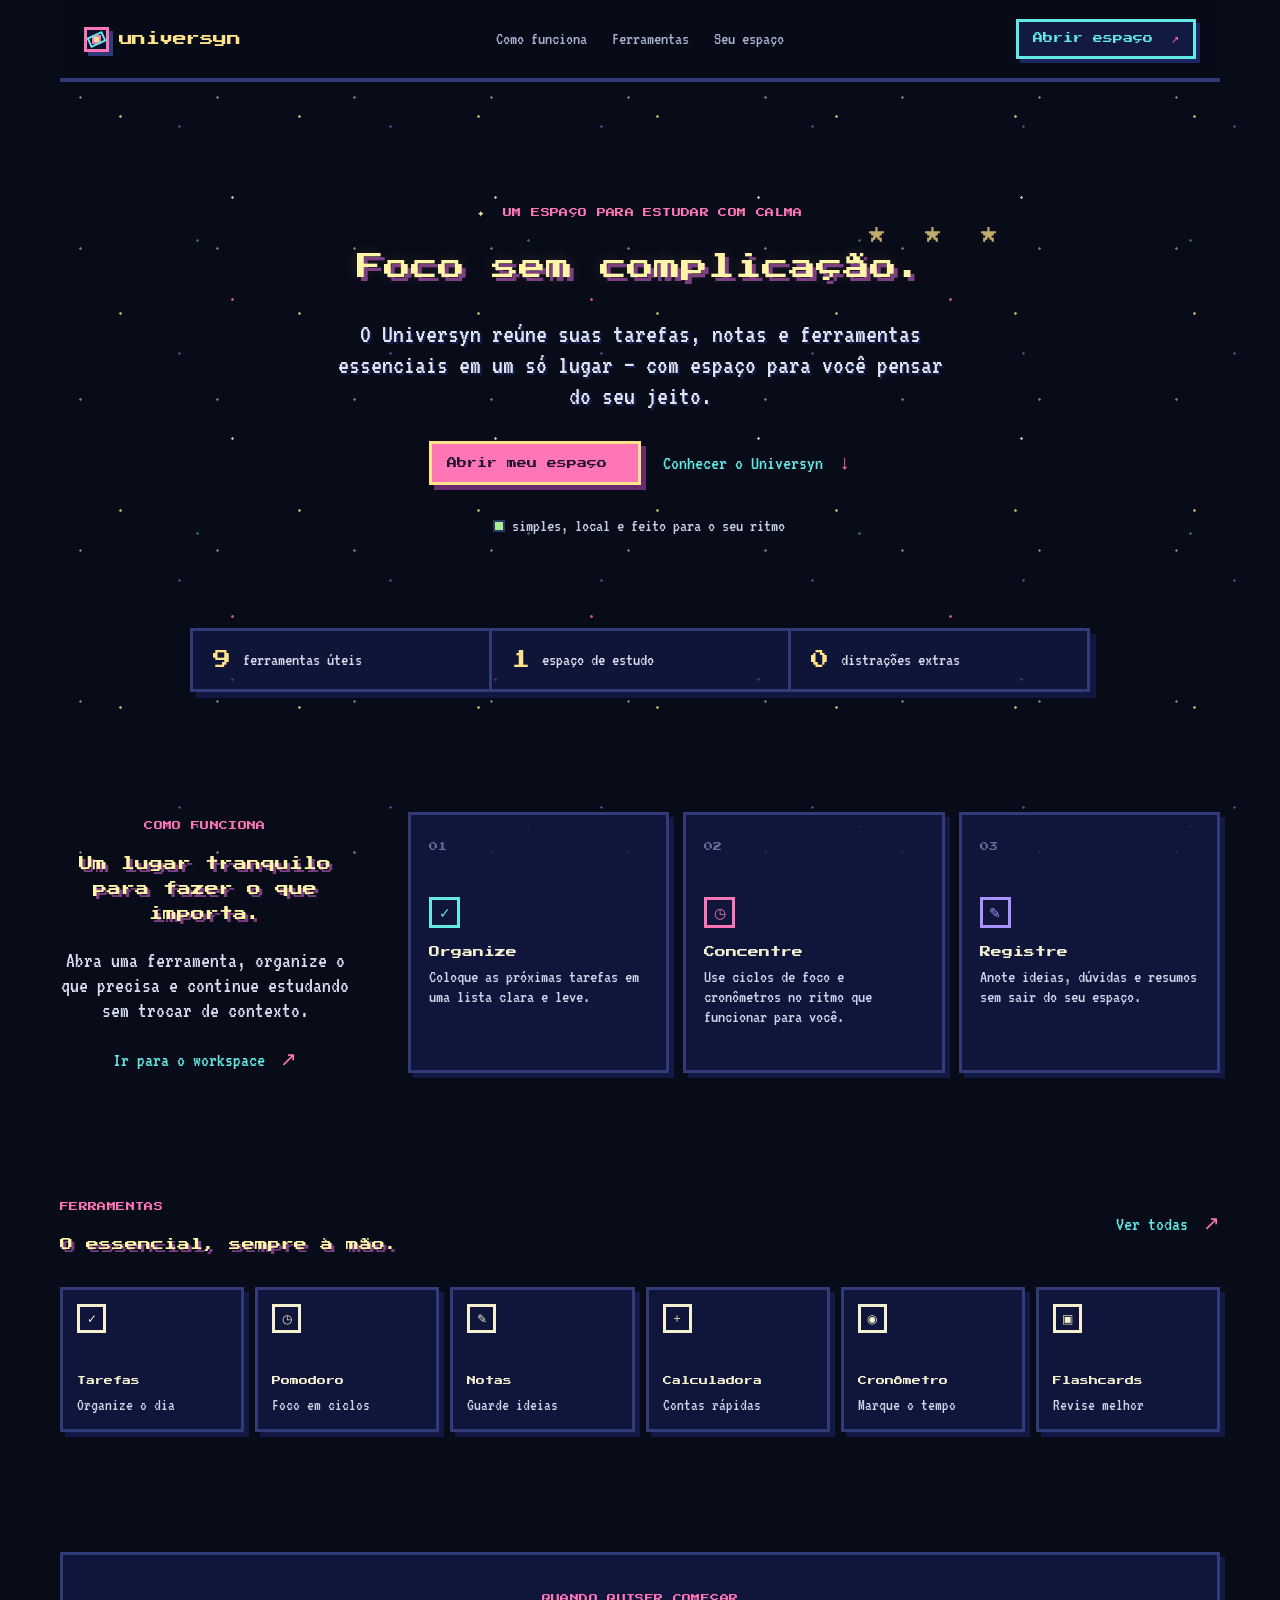
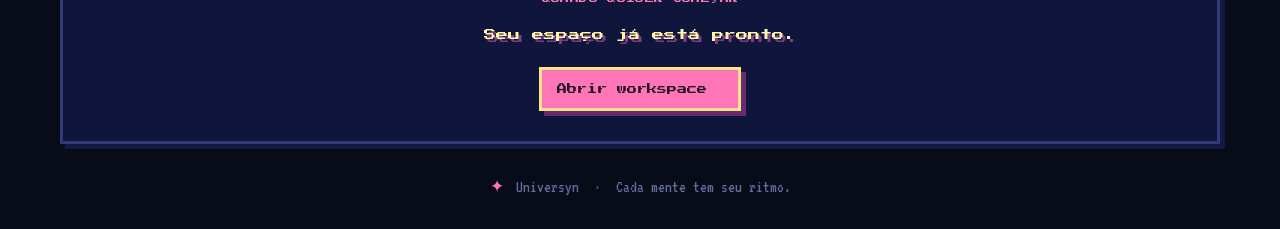
<file: index.html>
<!doctype html>
<html lang="pt-BR">
<head>
  <meta charset="UTF-8">
  <meta name="viewport" content="width=device-width, initial-scale=1.0">
  <meta name="theme-color" content="#0b1018">
  <meta name="description" content="Universyn — um espaço simples para estudar com mais clareza.">
  <title>Universyn — seu espaço de estudo</title>
  <link rel="preconnect" href="https://fonts.googleapis.com">
  <link rel="preconnect" href="https://fonts.gstatic.com" crossorigin>
  <link href="https://fonts.googleapis.com/css2?family=DM+Sans:wght@400;500;600&family=Space+Grotesk:wght@500;600&display=swap" rel="stylesheet">
  <link rel="stylesheet" href="style.css">
</head>
<body class="landing-page">
  <div class="stars stars-back" aria-hidden="true"></div>
  <div class="stars stars-front" aria-hidden="true"></div>
  <div class="site-shell">
    <nav class="landing-nav" aria-label="Navegação principal">
      <a class="brand" href="#inicio" aria-label="Universyn início"><span class="brand-mark"><span></span></span><span>universyn</span></a>
      <div class="landing-links"><a href="#como-funciona">Como funciona</a><a href="#ferramentas">Ferramentas</a><a href="workspace.html">Seu espaço</a></div>
      <a class="nav-cta" href="workspace.html">Abrir espaço <span>↗</span></a>
      <button class="mobile-menu" id="mobile-menu" aria-label="Abrir menu">☰</button>
    </nav>

    <main id="inicio">
      <section class="landing-hero">
        <div class="eyebrow"><span class="spark">✦</span> UM ESPAÇO PARA ESTUDAR COM CALMA</div>
        <h1>Foco sem complicação.</h1>
        <p>O Universyn reúne suas tarefas, notas e ferramentas essenciais em um só lugar — com espaço para você pensar do seu jeito.</p>
        <div class="hero-actions"><a class="primary-btn" href="workspace.html">Abrir meu espaço <span>↗</span></a><a class="text-link" href="#como-funciona">Conhecer o Universyn <span>↓</span></a></div>
        <div class="hero-proof"><span class="status-dot"></span><span>simples, local e feito para o seu ritmo</span></div>
      </section>

      <section class="landing-signal" aria-label="Resumo do Universyn"><div><strong>9</strong><span>ferramentas úteis</span></div><div><strong>1</strong><span>espaço de estudo</span></div><div><strong>0</strong><span>distrações extras</span></div></section>

      <section class="benefits-section" id="como-funciona">
        <div class="section-intro"><span class="eyebrow">COMO FUNCIONA</span><h2>Um lugar tranquilo para fazer o que importa.</h2><p>Abra uma ferramenta, organize o que precisa e continue estudando sem trocar de contexto.</p><a class="text-link" href="workspace.html">Ir para o workspace <span>↗</span></a></div>
        <div class="benefit-grid"><article class="benefit-card"><span class="benefit-number">01</span><span class="benefit-icon cyan">✓</span><h3>Organize</h3><p>Coloque as próximas tarefas em uma lista clara e leve.</p></article><article class="benefit-card"><span class="benefit-number">02</span><span class="benefit-icon coral">◷</span><h3>Concentre</h3><p>Use ciclos de foco e cronômetros no ritmo que funcionar para você.</p></article><article class="benefit-card"><span class="benefit-number">03</span><span class="benefit-icon purple">✎</span><h3>Registre</h3><p>Anote ideias, dúvidas e resumos sem sair do seu espaço.</p></article></div>
      </section>

      <section class="tools-preview-section" id="ferramentas"><div class="tools-preview-heading"><div><span class="eyebrow">FERRAMENTAS</span><h2>O essencial, sempre à mão.</h2></div><a class="text-link" href="workspace.html">Ver todas <span>↗</span></a></div><div class="tool-preview-grid"><a class="tool-preview-card cyan-card" href="workspace.html"><span>✓</span><strong>Tarefas</strong><small>Organize o dia</small></a><a class="tool-preview-card coral-card" href="workspace.html"><span>◷</span><strong>Pomodoro</strong><small>Foco em ciclos</small></a><a class="tool-preview-card purple-card" href="workspace.html"><span>✎</span><strong>Notas</strong><small>Guarde ideias</small></a><a class="tool-preview-card gold-card" href="workspace.html"><span>＋</span><strong>Calculadora</strong><small>Contas rápidas</small></a><a class="tool-preview-card cyan-card" href="workspace.html"><span>◉</span><strong>Cronômetro</strong><small>Marque o tempo</small></a><a class="tool-preview-card coral-card" href="workspace.html"><span>▣</span><strong>Flashcards</strong><small>Revise melhor</small></a></div></section>

      <section class="final-cta"><div><span class="eyebrow">QUANDO QUISER COMEÇAR</span><h2>Seu espaço já está pronto.</h2></div><a class="primary-btn" href="workspace.html">Abrir workspace <span>↗</span></a></section>
    </main>
    <footer><span class="footer-mark">✦</span> Universyn <span>·</span> Cada mente tem seu ritmo.</footer>
  </div>
  <div class="toast" id="toast" role="status" aria-live="polite"></div><script src="script.js"></script>
</body>
</html>
</file>
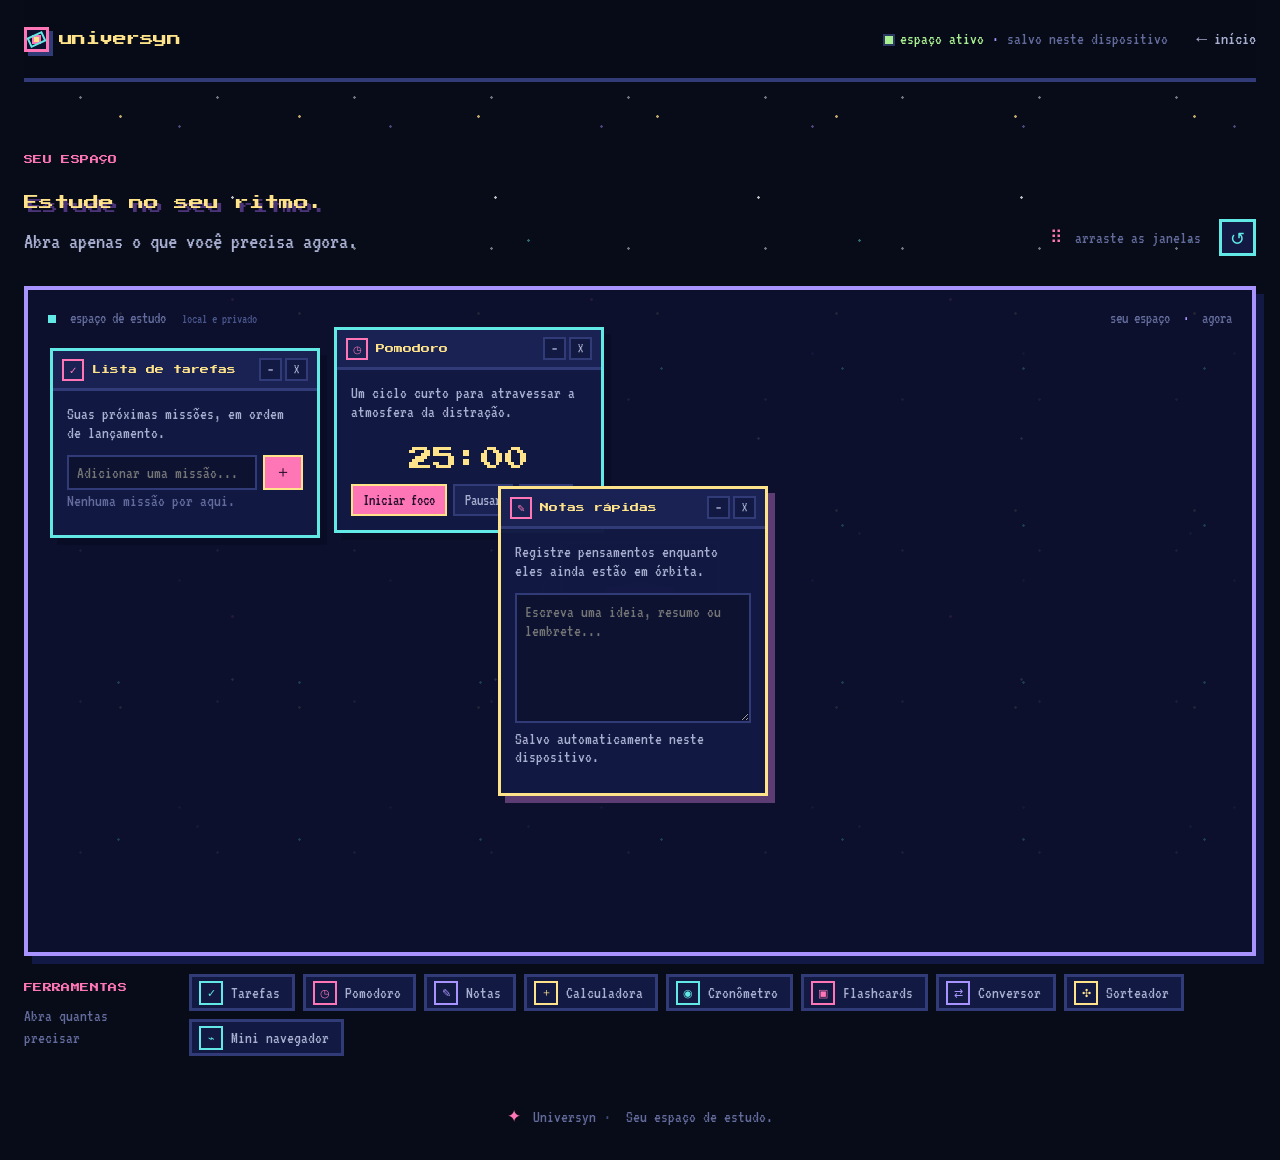
<file: workspace.html>
<!doctype html>
<html lang="pt-BR">
<head>
  <meta charset="UTF-8">
  <meta name="viewport" content="width=device-width, initial-scale=1.0">
  <meta name="theme-color" content="#0b1018">
  <meta name="description" content="Workspace Universyn — ferramentas para estudar.">
  <title>Seu espaço — Universyn</title>
  <link rel="preconnect" href="https://fonts.googleapis.com">
  <link rel="preconnect" href="https://fonts.gstatic.com" crossorigin>
  <link href="https://fonts.googleapis.com/css2?family=DM+Sans:wght@400;500;600&family=Space+Grotesk:wght@500;600&display=swap" rel="stylesheet">
  <link rel="stylesheet" href="style.css">
</head>
<body class="workspace-page">
  <div class="stars stars-back" aria-hidden="true"></div><div class="stars stars-front" aria-hidden="true"></div>
  <div class="workspace-shell">
    <nav class="landing-nav workspace-nav" aria-label="Navegação do workspace"><a class="brand" href="index.html" aria-label="Voltar ao início"><span class="brand-mark"><span></span></span><span>universyn</span></a><div class="workspace-nav-meta"><span><b class="signal-dot"></b> espaço ativo</span><span class="nav-divider">·</span><span>salvo neste dispositivo</span></div><a class="back-link" href="index.html">← início</a><button class="mobile-menu" id="mobile-menu" aria-label="Abrir menu">☰</button></nav>
    <main class="workspace-page-main">
      <section class="workspace-only" id="workspace"><div class="section-heading workspace-heading"><div><span class="eyebrow">SEU ESPAÇO</span><h1>Estude no seu ritmo.</h1><p class="section-subtitle">Abra apenas o que você precisa agora.</p></div><div class="workspace-tools"><span class="drag-hint"><span class="drag-cursor">⠿</span> arraste as janelas</span><button class="icon-btn" id="reset-windows" aria-label="Reorganizar ferramentas" title="Reorganizar ferramentas">↺</button></div></div>
        <div class="workspace-stage workspace-stage-full" id="workspace-stage" aria-label="Área para organizar suas ferramentas"><div class="stage-grid" aria-hidden="true"></div><div class="stage-sun" aria-hidden="true"><span></span></div><div class="stage-label"><span class="signal-dot"></span> espaço de estudo <small>local e privado</small></div><div class="stage-coordinates">seu espaço <span>·</span> agora</div><div class="window-layer" id="window-layer"></div><div class="empty-workspace" id="empty-workspace" hidden><span>✦</span><strong>Seu espaço está vazio</strong><p>Lance uma ferramenta abaixo para começar.</p></div></div>
        <div class="workspace-launch-row" id="ferramentas"><div class="launch-title"><span class="eyebrow">FERRAMENTAS</span><small>Abra quantas precisar</small></div><div class="launch-actions"><button class="launch-chip" data-open-tool="todo"><span class="launch-icon cyan">✓</span> Tarefas</button><button class="launch-chip" data-open-tool="pomodoro"><span class="launch-icon coral">◷</span> Pomodoro</button><button class="launch-chip" data-open-tool="notes"><span class="launch-icon purple">✎</span> Notas</button><button class="launch-chip" data-open-tool="calculator"><span class="launch-icon gold">＋</span> Calculadora</button><button class="launch-chip" data-open-tool="stopwatch"><span class="launch-icon cyan">◉</span> Cronômetro</button><button class="launch-chip" data-open-tool="flashcards"><span class="launch-icon coral">▣</span> Flashcards</button><button class="launch-chip" data-open-tool="converter"><span class="launch-icon purple">⇄</span> Conversor</button><button class="launch-chip" data-open-tool="randomizer"><span class="launch-icon gold">✣</span> Sorteador</button><button class="launch-chip" data-open-tool="browser"><span class="launch-icon cyan">⌁</span> Mini navegador</button></div></div><div class="window-dock" id="window-dock" aria-label="Ferramentas minimizadas"></div>
      </section>
    </main>
    <footer><a href="index.html"><span class="footer-mark">✦</span> Universyn</a><span>·</span> Seu espaço de estudo.</footer>
  </div>
  <div class="toast" id="toast" role="status" aria-live="polite"></div><script src="script.js"></script>
</body>
</html>
</file>
<file: style.css>
@import url('https://fonts.googleapis.com/css2?family=Press+Start+2P&family=VT323&display=swap');

:root{--bg:#080b18;--night:#0d1230;--panel:#121943;--panel2:#192252;--ink:#f4f0d0;--muted:#a8afd0;--dim:#626b9b;--line:#303b78;--pink:#ff76b7;--cyan:#62e9e5;--yellow:#ffe38a;--lime:#a8ef91;--purple:#a993ff;--red:#ff8989;--pixel:'Press Start 2P',monospace;--body:'VT323',monospace}
*{box-sizing:border-box}html{scroll-behavior:smooth}body{margin:0;min-width:320px;background:var(--bg);color:var(--ink);font-family:var(--body);font-size:20px;line-height:1.25;overflow-x:hidden}body,button,input,textarea,select{font-family:var(--body)}button,a{color:inherit;-webkit-tap-highlight-color:transparent}button{cursor:pointer}a{text-decoration:none}h1,h2,h3,p{margin:0}.site-shell,.workspace-shell{position:relative;z-index:1;width:min(1160px,calc(100% - 48px));margin:0 auto}
/* A slow parallax starfield, intentionally pixel-sized. */
.stars{position:fixed;inset:0;pointer-events:none;z-index:0;image-rendering:pixelated;background-repeat:repeat}.stars-back{opacity:.43;background-image:radial-gradient(circle,#fff 0 1px,transparent 1.5px),radial-gradient(circle,var(--purple) 0 1px,transparent 1.5px),radial-gradient(circle,var(--cyan) 0 1px,transparent 1.5px);background-size:137px 151px,211px 227px,331px 293px;background-position:12px 22px,74px 13px,32px 94px;animation:star-scroll-back 32s linear infinite}.stars-front{opacity:.72;background-image:radial-gradient(circle,var(--yellow) 0 1px,transparent 1.6px),radial-gradient(circle,#fff 0 1px,transparent 1.5px),radial-gradient(circle,var(--pink) 0 1px,transparent 1.7px);background-size:179px 197px,263px 241px,359px 317px;background-position:31px 18px,101px 77px,53px 141px;animation:star-scroll-front 17s linear infinite,star-blink 2.8s steps(2,end) infinite}@keyframes star-scroll-back{to{background-position:188px -129px,-141px 174px,164px -201px}}@keyframes star-scroll-front{to{background-position:-148px 166px,220px -121px,-172px 205px}}@keyframes star-blink{0%,100%{opacity:.52}50%{opacity:.8}}
.landing-nav{height:82px;display:flex;align-items:center;justify-content:space-between;border-bottom:4px solid var(--line);background:rgba(8,11,24,.74)}.brand{display:inline-flex;align-items:center;gap:10px;color:var(--yellow);font:14px var(--pixel);letter-spacing:-.04em}.brand-mark{width:25px;height:25px;display:grid;place-items:center;border:3px solid var(--pink);background:var(--night);box-shadow:4px 4px 0 var(--line);image-rendering:pixelated}.brand-mark:before{content:'';position:absolute;width:13px;height:7px;border:2px solid var(--cyan);transform:rotate(-25deg)}.brand-mark span{width:5px;height:5px;background:var(--yellow);box-shadow:0 0 0 2px var(--pink)}.landing-links{display:flex;gap:25px;margin-left:auto;margin-right:30px}.landing-links a,.back-link{color:var(--muted);font-size:18px}.landing-links a:hover,.back-link:hover{color:var(--cyan)}.nav-cta{padding:11px 14px;border:3px solid var(--cyan);background:var(--panel);color:var(--cyan);font:10px var(--pixel);box-shadow:4px 4px 0 #1d2760}.nav-cta:hover{background:var(--cyan);color:var(--bg)}.nav-cta span,.primary-btn span{color:var(--pink);margin-left:8px}.mobile-menu{display:none;border:0;background:none;color:var(--cyan);font-size:24px}
.eyebrow{color:var(--pink);font:9px var(--pixel);letter-spacing:.04em}.spark{color:var(--yellow);margin-right:8px}.landing-hero{min-height:520px;padding:118px 0 90px;position:relative}.landing-hero:after{content:'★  ★  ★';position:absolute;right:8%;top:145px;color:var(--yellow);font:17px var(--pixel);letter-spacing:11px;opacity:.75;animation:pixel-float 2.2s steps(2,end) infinite}@keyframes pixel-float{50%{transform:translateY(8px)}}.landing-hero h1{max-width:800px;margin-top:23px;color:var(--yellow);font:22px/1.65 var(--pixel);text-shadow:5px 5px 0 #4c347a}.landing-hero>p{max-width:560px;margin-top:26px;color:var(--muted);font-size:25px;line-height:1.15}.hero-actions{display:flex;align-items:center;gap:22px;margin-top:30px}.primary-btn{display:inline-flex;align-items:center;min-height:44px;padding:0 15px;border:3px solid var(--yellow);background:var(--pink);color:#210f2e;font:10px var(--pixel);box-shadow:5px 5px 0 #6a2a72}.primary-btn:hover{background:var(--cyan);border-color:var(--cyan);box-shadow:5px 5px 0 #1c6a82;transform:translate(-2px,-2px)}.primary-btn:active{transform:translate(2px,2px);box-shadow:2px 2px 0 #6a2a72}.text-link{color:var(--cyan);font-size:20px}.text-link:hover{color:var(--yellow)}.text-link span{color:var(--pink);margin-left:7px}.hero-proof{display:flex;align-items:center;gap:9px;margin-top:30px;color:var(--dim);font-size:18px}.status-dot,.signal-dot{width:8px;height:8px;display:inline-block;background:var(--lime);box-shadow:0 0 0 2px #293961}
.landing-signal{display:flex;border:3px solid var(--line);background:rgba(18,25,67,.78);box-shadow:6px 6px 0 rgba(20,27,75,.8)}.landing-signal>div{display:flex;align-items:center;gap:12px;flex:1;padding:18px 20px}.landing-signal>div+div{border-left:3px solid var(--line)}.landing-signal strong{color:var(--yellow);font:18px var(--pixel)}.landing-signal span{color:var(--muted);font-size:18px}.benefits-section{display:grid;grid-template-columns:290px 1fr;gap:58px;padding:120px 0}.section-intro h2,.tools-preview-heading h2,.final-cta h2{margin-top:15px;color:var(--yellow);font:14px/1.8 var(--pixel);text-shadow:3px 3px 0 #4c347a}.section-intro p{margin-top:20px;color:var(--muted);font-size:22px;line-height:1.15}.section-intro .text-link{display:inline-block;margin-top:24px}.benefit-grid{display:grid;grid-template-columns:repeat(3,1fr);gap:14px}.benefit-card,.tool-preview-card,.final-cta{border:3px solid var(--line);background:rgba(18,25,67,.83);box-shadow:5px 5px 0 #111944}.benefit-card{min-height:230px;padding:18px}.benefit-card:hover,.tool-preview-card:hover{border-color:var(--cyan);box-shadow:5px 5px 0 #294d79;transform:translate(-2px,-2px)}.benefit-number{color:var(--dim);font:9px var(--pixel)}.benefit-icon{display:grid;place-items:center;width:31px;height:31px;margin-top:39px;border:3px solid currentColor;font:14px var(--pixel)}.cyan{color:var(--cyan)}.coral{color:var(--pink)}.purple{color:var(--purple)}.gold{color:var(--yellow)}.benefit-card h3{margin-top:19px;color:var(--ink);font:11px var(--pixel)}.benefit-card p{margin-top:10px;color:var(--muted);font-size:18px;line-height:1.1}.tools-preview-section{padding-bottom:120px}.tools-preview-heading{display:flex;align-items:end;justify-content:space-between;gap:20px}.tools-preview-heading h2{font-size:13px}.tool-preview-grid{display:grid;grid-template-columns:repeat(6,1fr);gap:11px;margin-top:31px}.tool-preview-card{min-height:145px;display:flex;flex-direction:column;padding:14px;transition:transform .15s steps(2),border-color .15s steps(2),box-shadow .15s steps(2)}.tool-preview-card>span{display:grid;place-items:center;width:29px;height:29px;border:3px solid currentColor;font:12px var(--pixel)}.tool-preview-card strong{margin-top:auto;color:var(--ink);font:9px var(--pixel);line-height:1.5}.tool-preview-card small{margin-top:6px;color:var(--muted);font-size:17px}.final-cta{display:flex;align-items:center;justify-content:space-between;gap:20px;padding:30px 35px;margin-bottom:32px}.final-cta h2{font-size:12px}footer{padding:0 0 32px;color:var(--dim);font-size:17px;text-align:center}footer span:not(.footer-mark){margin:0 8px;color:#3d4b7c}.footer-mark{color:var(--pink);margin-right:5px}
.workspace-shell{width:min(1280px,calc(100% - 48px))}.workspace-nav{max-width:none}.workspace-nav-meta{display:flex;align-items:center;gap:8px;margin-left:auto;margin-right:28px;color:var(--dim);font-size:17px}.workspace-nav-meta span:first-child{color:var(--lime)}.nav-divider{color:var(--purple)}.workspace-page-main{padding:64px 0 50px}.section-heading{display:flex;align-items:end;justify-content:space-between;gap:20px}.workspace-heading h1{margin-top:19px;color:var(--yellow);font:15px/1.7 var(--pixel);text-shadow:4px 4px 0 #4c347a}.section-subtitle{margin-top:12px;color:var(--muted);font-size:23px}.workspace-tools{display:flex;align-items:center;gap:18px}.drag-hint{color:var(--dim);font-size:17px}.drag-cursor{color:var(--pink);margin-right:6px}.icon-btn{width:37px;height:37px;border:3px solid var(--cyan);background:var(--panel);color:var(--cyan);font:18px var(--pixel)}.icon-btn:hover{background:var(--cyan);color:var(--bg)}.workspace-stage{height:calc(100vh - 300px);min-height:520px;max-height:780px;margin-top:30px;position:relative;overflow:hidden;border:4px solid var(--purple);background:rgba(13,18,48,.88);box-shadow:8px 8px 0 #111944}.workspace-stage:before{content:'';position:absolute;inset:0;background-image:radial-gradient(circle,var(--cyan) 0 1px,transparent 1.5px);background-size:181px 157px;opacity:.2;animation:stage-stars 23s linear infinite}@keyframes stage-stars{to{background-position:181px -157px}}.stage-grid{display:none}.stage-sun{position:absolute;left:50%;top:50%;width:160px;height:160px;border:3px solid rgba(169,147,255,.3);transform:translate(-50%,-50%)}.stage-sun:before{content:'';position:absolute;inset:-25px;border:2px solid rgba(98,233,229,.2);transform:rotate(30deg) scaleY(.35)}.stage-sun span{position:absolute;inset:49px;background:var(--purple);box-shadow:0 0 0 6px #5a4ba0,0 0 35px rgba(169,147,255,.4)}.stage-label,.stage-coordinates{position:absolute;top:18px;z-index:2;color:var(--dim);font-size:16px}.stage-label{left:20px}.stage-label small{margin-left:10px;color:#49558c}.stage-label .signal-dot{margin-right:8px;background:var(--cyan);box-shadow:none}.stage-coordinates{right:20px}.stage-coordinates span{margin:0 7px;color:var(--purple)}.window-layer{position:absolute;inset:0;z-index:3}.empty-workspace{position:absolute;inset:0;z-index:2;display:flex;align-items:center;justify-content:center;flex-direction:column;text-align:center;color:var(--dim)}.empty-workspace>span{color:var(--pink);font:20px var(--pixel)}.empty-workspace strong{margin-top:13px;color:var(--yellow);font:11px var(--pixel)}.empty-workspace p{max-width:260px;margin-top:8px;font-size:18px}.workspace-launch-row{display:flex;align-items:flex-start;gap:25px;margin-top:18px}.launch-title{min-width:140px}.launch-title small{display:block;margin-top:6px;color:var(--dim);font-size:17px}.launch-actions{display:flex;flex-wrap:wrap;gap:8px}.launch-chip{min-height:37px;display:inline-flex;align-items:center;gap:8px;padding:0 12px 0 7px;border:3px solid var(--line);background:var(--panel);color:var(--muted);font-size:17px}.launch-chip:hover{border-color:var(--cyan);background:var(--panel2);color:var(--cyan)}.launch-icon{display:grid;place-items:center;width:24px;height:24px;border:2px solid currentColor;font:11px var(--pixel)}.window-dock{display:flex;flex-wrap:wrap;gap:8px;margin-top:12px}.window-dock:empty{display:none}.dock-item{min-height:30px;padding:0 10px;border:2px solid var(--line);background:var(--panel);color:var(--muted);font-size:16px}.dock-item span{margin-right:7px;color:var(--pink)}
.tool-window{width:270px;min-height:190px;position:absolute;overflow:hidden;border:3px solid var(--cyan);background:rgba(18,25,67,.98);box-shadow:7px 7px 0 #080d25}.tool-window.is-minimized{display:none}.tool-window.is-active{border-color:var(--yellow);box-shadow:7px 7px 0 #5c3d73}.window-bar{display:flex;align-items:center;gap:8px;min-height:40px;padding:0 9px;border-bottom:3px solid var(--line);background:var(--panel2);cursor:grab}.window-bar:active{cursor:grabbing}.window-symbol{display:grid;place-items:center;width:22px;height:22px;border:2px solid var(--pink);color:var(--pink);font:10px var(--pixel)}.window-title{color:var(--yellow);font:9px var(--pixel)}.window-controls{display:flex;gap:3px;margin-left:auto}.window-control{width:23px;height:23px;padding:0;border:2px solid var(--line);background:var(--panel);color:var(--muted);font-size:18px;line-height:1}.window-control:hover{border-color:var(--cyan);color:var(--cyan)}.window-control.close:hover{border-color:var(--red);color:var(--red)}.window-content{padding:14px}.window-kicker{margin-bottom:12px;color:var(--muted);font-size:17px;line-height:1.1}.field{width:100%;min-height:34px;padding:7px 8px;border:2px solid var(--line);outline:none;background:#0c1230;color:var(--ink);font-size:17px}.field:focus{border-color:var(--yellow)}textarea.field{min-height:130px;resize:vertical}.notes{line-height:1.15}.modal-btn,.secondary-btn{min-height:32px;padding:0 10px;border:2px solid var(--yellow);background:var(--pink);color:#240f2b;font-size:16px}.secondary-btn{border-color:var(--line);background:var(--panel2);color:var(--muted)}.modal-btn:hover{background:var(--cyan)}.secondary-btn:hover{border-color:var(--cyan);color:var(--cyan)}#todo-form,.browser-form{display:flex;gap:6px}.task-plates{display:grid;gap:6px;margin-top:10px}.task-plate{display:flex;align-items:center;gap:8px;padding:8px;border:2px solid var(--line);background:rgba(255,255,255,.03)}.task-check input{display:none}.task-check span{display:block;width:16px;height:16px;border:2px solid var(--cyan)}.task-check input:checked+span{background:var(--lime);border-color:var(--lime)}.task-info{min-width:0;flex:1}.task-info strong,.task-info small{display:block}.task-info strong{overflow:hidden;color:var(--ink);font-size:16px;text-overflow:ellipsis;white-space:nowrap}.task-info small{color:var(--dim);font-size:14px}.task-remove{border:0;background:none;color:var(--pink);font-size:20px}.empty-message{color:var(--dim);font-size:17px}.timer{padding:13px 0;color:var(--yellow);text-align:center;font:24px var(--pixel)}.timer-actions,.flashcard-actions,.browser-actions{display:flex;gap:6px;flex-wrap:wrap}.calc-display{margin-bottom:8px;text-align:right;font-size:20px}.calc-grid{display:grid;grid-template-columns:repeat(4,1fr);gap:5px}.calc-grid button{min-height:30px;border:2px solid var(--line);background:var(--panel2);color:var(--muted);font-size:16px}.calc-grid button:hover{border-color:var(--pink);color:var(--pink)}.flashcard{width:100%;min-height:135px;position:relative;border:3px solid var(--pink);background:var(--panel2);color:var(--yellow);cursor:pointer}.flashcard-side{display:flex;align-items:center;justify-content:center;padding:18px;min-height:108px;font-size:18px}.flashcard-back{display:none;color:var(--cyan)}.flashcard.is-flipped .flashcard-front{display:none}.flashcard.is-flipped .flashcard-back{display:flex}.flashcard small{display:block;padding-bottom:8px;color:var(--dim);font-size:14px}.converter-row{display:grid;grid-template-columns:1fr 1fr;gap:7px;margin-top:9px}.converter-row>div:first-child{grid-column:1/-1}.converter-row label{display:block;margin-bottom:3px;color:var(--dim);font-size:15px}.converter-result,.randomizer-result{margin-top:12px;padding:10px;border:2px solid var(--cyan);color:var(--cyan);font-size:18px}.randomizer-input{min-height:90px}.randomize-btn{width:100%;margin-top:8px}.randomizer-result{text-align:center}.browser-frame-wrap{min-height:145px;margin-top:10px;border:2px solid var(--line);overflow:hidden;background:#0b1027}.browser-empty{display:grid;place-items:center;height:145px;color:var(--dim);text-align:center;font-size:16px}.browser-empty span{color:var(--cyan);font-size:25px}.browser-frame{display:block;width:100%;height:145px;border:0;background:#fff}.browser-note{display:block;padding:5px;color:var(--dim);font-size:13px}.browser-actions{margin-top:8px}.toast{position:fixed;left:50%;bottom:24px;z-index:50;padding:11px 14px;border:3px solid var(--yellow);background:var(--pink);color:#230f2d;font:10px var(--pixel);opacity:0;pointer-events:none;transform:translate(-50%,10px);transition:opacity .16s steps(2),transform .16s steps(2)}.toast.show{opacity:1;transform:translate(-50%,0)}body.is-dragging{user-select:none}.stage-planets{display:none}
@media(max-width:930px){.benefits-section{grid-template-columns:1fr;gap:34px}.tool-preview-grid{grid-template-columns:repeat(3,1fr)}.landing-hero:after{right:3%}.workspace-stage{height:620px}}
@media(max-width:680px){.site-shell,.workspace-shell{width:calc(100% - 30px)}.landing-nav{height:70px}.landing-links,.nav-cta,.workspace-nav-meta{display:none}.mobile-menu{display:block}.landing-hero{padding:82px 0 70px}.landing-hero:after{display:none}.landing-hero h1{font-size:16px;line-height:1.8}.landing-hero>p{font-size:22px}.hero-actions{align-items:flex-start;flex-direction:column;gap:19px}.landing-signal{display:grid;grid-template-columns:1fr 1fr}.landing-signal>div{display:block;padding:15px}.landing-signal>div+div{border-left:3px solid var(--line)}.landing-signal>div:nth-child(3){grid-column:1/-1;border-left:0;border-top:3px solid var(--line)}.landing-signal span{display:block;margin-top:7px}.benefits-section{padding:90px 0}.benefit-grid{grid-template-columns:1fr}.benefit-card{min-height:180px}.benefit-icon{margin-top:25px}.tools-preview-section{padding-bottom:85px}.tools-preview-heading{align-items:flex-start;flex-direction:column;gap:18px}.tool-preview-grid{grid-template-columns:repeat(2,1fr)}.final-cta{align-items:flex-start;flex-direction:column;padding:24px}.workspace-page-main{padding-top:45px}.section-heading{align-items:flex-start;flex-direction:column}.workspace-tools{width:100%;justify-content:flex-end}.workspace-stage{height:660px;margin-top:22px}.stage-coordinates{display:none}.workspace-launch-row{align-items:flex-start;flex-direction:column;gap:14px}.launch-actions{width:100%}.launch-chip{flex:1 1 calc(50% - 7px);justify-content:flex-start}.tool-window{width:calc(100% - 24px)}.window-layer{overflow:hidden}.drag-hint{display:none}}
@media(prefers-reduced-motion:reduce){html{scroll-behavior:auto}.stars,.workspace-stage:before,.landing-hero:after{animation:none!important}*,*:before,*:after{transition-duration:.01ms!important}}
[hidden]{display:none!important}


/* Landing refinement: centered layout and clearer type */
.landing-page .landing-nav { justify-content: center; gap: 44px; }
.landing-page .landing-links { margin: 0; }
.landing-page .brand { position: absolute; left: max(24px, calc((100% - 1160px) / 2)); }
.landing-page .nav-cta { position: absolute; right: max(24px, calc((100% - 1160px) / 2)); }
.landing-page .landing-hero { max-width: 820px; margin: 0 auto; padding-top: 126px; text-align: center; }
.landing-page .landing-hero:after { right: 5%; }
.landing-page .landing-hero h1 { max-width: 100%; color: #fff4a8; font-size: clamp(18px, 3vw, 27px); line-height: 1.85; text-shadow: 4px 4px 0 #7b3f82, 0 0 16px rgba(255,227,138,.16); }
.landing-page .landing-hero > p { max-width: 620px; margin-left: auto; margin-right: auto; color: #e0e5f4; font-size: 27px; text-shadow: 2px 2px 0 #161c4c; }
.landing-page .hero-actions { justify-content: center; }
.landing-page .hero-proof { justify-content: center; color: #c6cee5; }
.landing-page .landing-signal { max-width: 900px; margin-left: auto; margin-right: auto; }
.landing-page .landing-signal span { color: #d5dced; }
.landing-page .benefits-section { text-align: center; }
.landing-page .section-intro { margin: 0 auto; }
.landing-page .section-intro h2,
.landing-page .tools-preview-heading h2,
.landing-page .final-cta h2 { color: #fff4a8; text-shadow: 3px 3px 0 #7b3f82; }
.landing-page .section-intro p { color: #d7deef; }
.landing-page .benefit-grid { text-align: left; }
.landing-page .tools-preview-heading { align-items: center; }
.landing-page .final-cta { text-align: center; }
.landing-page .final-cta > div { width: 100%; }
.landing-page .final-cta { flex-direction: column; justify-content: center; }
.landing-page .tool-preview-card small,
.landing-page .benefit-card p { color: #cbd4e8; }

@media (max-width: 680px) {
  .landing-page .landing-nav { justify-content: space-between; gap: 0; }
  .landing-page .brand { position: static; }
  .landing-page .nav-cta { display: none; }
  .landing-page .landing-hero { padding-top: 88px; }
  .landing-page .landing-hero h1 { font-size: 17px; line-height: 1.9; }
  .landing-page .landing-hero > p { font-size: 24px; }
  .landing-page .benefits-section { text-align: center; }
  .landing-page .tools-preview-heading { align-items: center; text-align: center; }
}


/* Landing refinement: centered layout and clearer type */
.landing-page .landing-nav { justify-content: center; gap: 44px; }
.landing-page .landing-links { margin: 0; }
.landing-page .brand { position: absolute; left: max(24px, calc((100% - 1160px) / 2)); }
.landing-page .nav-cta { position: absolute; right: max(24px, calc((100% - 1160px) / 2)); }
.landing-page .landing-hero { max-width: 820px; margin: 0 auto; padding-top: 126px; text-align: center; }
.landing-page .landing-hero:after { right: 5%; }
.landing-page .landing-hero h1 { max-width: 100%; color: #fff4a8; font-size: clamp(18px, 3vw, 27px); line-height: 1.85; text-shadow: 4px 4px 0 #7b3f82, 0 0 16px rgba(255,227,138,.16); }
.landing-page .landing-hero > p { max-width: 620px; margin-left: auto; margin-right: auto; color: #e0e5f4; font-size: 27px; text-shadow: 2px 2px 0 #161c4c; }
.landing-page .hero-actions { justify-content: center; }
.landing-page .hero-proof { justify-content: center; color: #c6cee5; }
.landing-page .landing-signal { max-width: 900px; margin-left: auto; margin-right: auto; }
.landing-page .landing-signal span { color: #d5dced; }
.landing-page .benefits-section { text-align: center; }
.landing-page .section-intro { margin: 0 auto; }
.landing-page .section-intro h2,
.landing-page .tools-preview-heading h2,
.landing-page .final-cta h2 { color: #fff4a8; text-shadow: 3px 3px 0 #7b3f82; }
.landing-page .section-intro p { color: #d7deef; }
.landing-page .benefit-grid { text-align: left; }
.landing-page .tools-preview-heading { align-items: center; }
.landing-page .final-cta { flex-direction: column; justify-content: center; text-align: center; }
.landing-page .final-cta > div { width: 100%; }
.landing-page .tool-preview-card small,
.landing-page .benefit-card p { color: #cbd4e8; }

@media (max-width: 680px) {
  .landing-page .landing-nav { justify-content: space-between; gap: 0; }
  .landing-page .brand { position: static; }
  .landing-page .nav-cta { display: none; }
  .landing-page .landing-hero { padding-top: 88px; }
  .landing-page .landing-hero h1 { font-size: 17px; line-height: 1.9; }
  .landing-page .landing-hero > p { font-size: 24px; }
  .landing-page .benefits-section { text-align: center; }
  .landing-page .tools-preview-heading { align-items: center; text-align: center; }
}


/* The mini browser can be resized from its bottom-right corner. */
.tool-window:has(.window-resize-handle) { min-width: 270px; min-height: 230px; }
.window-resize-handle { position: absolute; right: 4px; bottom: 4px; width: 18px; height: 18px; z-index: 5; cursor: nwse-resize; background: linear-gradient(135deg, transparent 0 38%, var(--cyan) 39% 47%, transparent 48% 61%, var(--cyan) 62% 70%, transparent 71%); opacity: .85; }
.window-resize-handle:hover { opacity: 1; background-color: rgba(98,233,229,.12); }
body.is-resizing { user-select: none; cursor: nwse-resize; }
body.is-resizing .tool-window { transition: none; }
.browser-frame-wrap { min-height: 145px; }


/* Mini navegador 2.0 */
.browser-form{align-items:center}.browser-form .field{min-width:0;flex:1}.browser-nav-btn{width:31px;height:34px;padding:0;border:2px solid var(--line);background:var(--panel2);color:var(--cyan);font-size:20px}.browser-nav-btn:hover:not(:disabled){border-color:var(--cyan);background:var(--cyan);color:var(--bg)}.browser-nav-btn:disabled{cursor:not-allowed;opacity:.35}.browser-quick-links{display:flex;gap:6px;flex-wrap:wrap;margin-top:8px}.browser-quick-links button{min-height:25px;padding:0 8px;border:2px solid var(--line);background:rgba(25,34,82,.72);color:var(--muted);font-size:15px}.browser-quick-links button:hover{border-color:var(--pink);color:var(--pink)}.browser-status{display:flex;align-items:center;gap:7px;margin-top:7px;color:var(--dim);font-size:14px}.browser-status .signal-dot{width:6px;height:6px;background:var(--lime);box-shadow:none}.browser-status.is-loading .signal-dot{background:var(--yellow);animation:browser-pulse .8s steps(2,end) infinite}.browser-status.is-ready{color:var(--lime)}.browser-status.is-error{color:var(--red)}.browser-status.is-error .signal-dot{background:var(--red)}@keyframes browser-pulse{50%{opacity:.25}}.browser-actions{margin-top:7px}.browser-actions .secondary-btn{font-size:14px;padding:0 7px}.browser-frame-wrap{min-height:180px}.browser-empty{height:180px;padding:14px}.browser-empty strong{margin-top:5px;color:var(--yellow);font:9px var(--pixel)}.browser-empty p{margin:4px 0 0}.browser-note{line-height:1.05}
@media(max-width:680px){.browser-form{flex-wrap:wrap}.browser-form .field{order:2;flex-basis:calc(100% - 74px)}.browser-form .modal-btn{order:3}.browser-nav-btn{order:1}.browser-actions .secondary-btn{flex:1}.browser-quick-links{margin-top:7px}}


/* Mini navegador responsivo e ampliado */
.tool-window:has(.browser-form){width:390px;min-height:350px}.tool-window:has(.browser-form) .window-content{height:calc(100% - 40px);display:flex;flex-direction:column}.tool-window:has(.browser-form) .window-kicker{flex:0 0 auto}.tool-window:has(.browser-form) .browser-form{flex:0 0 auto}.tool-window:has(.browser-form) .browser-quick-links{flex:0 0 auto}.tool-window:has(.browser-form) .browser-frame-wrap{height:210px;min-height:170px;flex:1 1 210px}.tool-window:has(.browser-form) .browser-frame{height:100%;min-height:170px}.tool-window:has(.browser-form) .browser-actions{flex:0 0 auto}.tool-window:has(.browser-form) .window-resize-handle{width:22px;height:22px}
@media(min-width:931px){.tool-window:has(.browser-form){width:420px;min-height:380px}.tool-window:has(.browser-form) .browser-frame-wrap{height:245px;flex-basis:245px}}
@media(max-width:680px){.tool-window:has(.browser-form){width:calc(100% - 24px);min-height:420px}.tool-window:has(.browser-form) .browser-frame-wrap{height:250px;flex-basis:250px}.tool-window:has(.browser-form) .browser-actions{gap:5px}.tool-window:has(.browser-form) .browser-actions .secondary-btn{min-width:0;font-size:13px}.tool-window:has(.browser-form) .browser-quick-links button{flex:1}.tool-window:has(.browser-form) .window-content{padding:11px}}


/* Resize handle: largura + altura */
.tool-window:has(.browser-form) .window-resize-handle{right:2px;bottom:2px;width:34px;height:34px;touch-action:none;cursor:nwse-resize;background:linear-gradient(135deg,transparent 0 28%,var(--cyan) 29% 34%,transparent 35% 46%,var(--cyan) 47% 52%,transparent 53% 64%,var(--cyan) 65% 70%,transparent 71%);border:2px solid rgba(98,233,229,.22);background-color:rgba(98,233,229,.04)}.tool-window:has(.browser-form) .window-resize-handle:hover{background-color:rgba(98,233,229,.2);border-color:var(--cyan);opacity:1}.browser-resize-tip{display:inline-block;margin-top:5px;color:var(--cyan);font-size:14px}
@media(max-width:680px){.tool-window:has(.browser-form) .window-resize-handle{width:38px;height:38px}.browser-resize-tip{font-size:13px}}


/* Workspace ampliado e puxador superior do mini navegador */
.workspace-stage{height:calc(100vh - 230px);min-height:650px;max-height:none}.tool-window:has(.browser-form) .window-resize-handle[data-resize-handle="top-right"]{top:4px;right:42px;bottom:auto;width:30px;height:30px;z-index:12;cursor:nesw-resize;display:grid;place-items:center;color:var(--cyan);font:17px var(--pixel);line-height:1;background:rgba(98,233,229,.12);border:2px solid var(--cyan);text-shadow:2px 2px 0 #1d2760}.tool-window:has(.browser-form) .window-resize-handle[data-resize-handle="top-right"]:hover{background:var(--cyan);color:var(--bg)}
@media(max-width:680px){.workspace-stage{height:calc(100vh - 190px);min-height:620px}.tool-window:has(.browser-form) .window-resize-handle[data-resize-handle="top-right"]{right:42px;width:28px;height:28px}}

.browser-status.is-warning{color:var(--yellow)}.browser-status.is-warning .signal-dot{background:var(--yellow);box-shadow:none}
</file>
